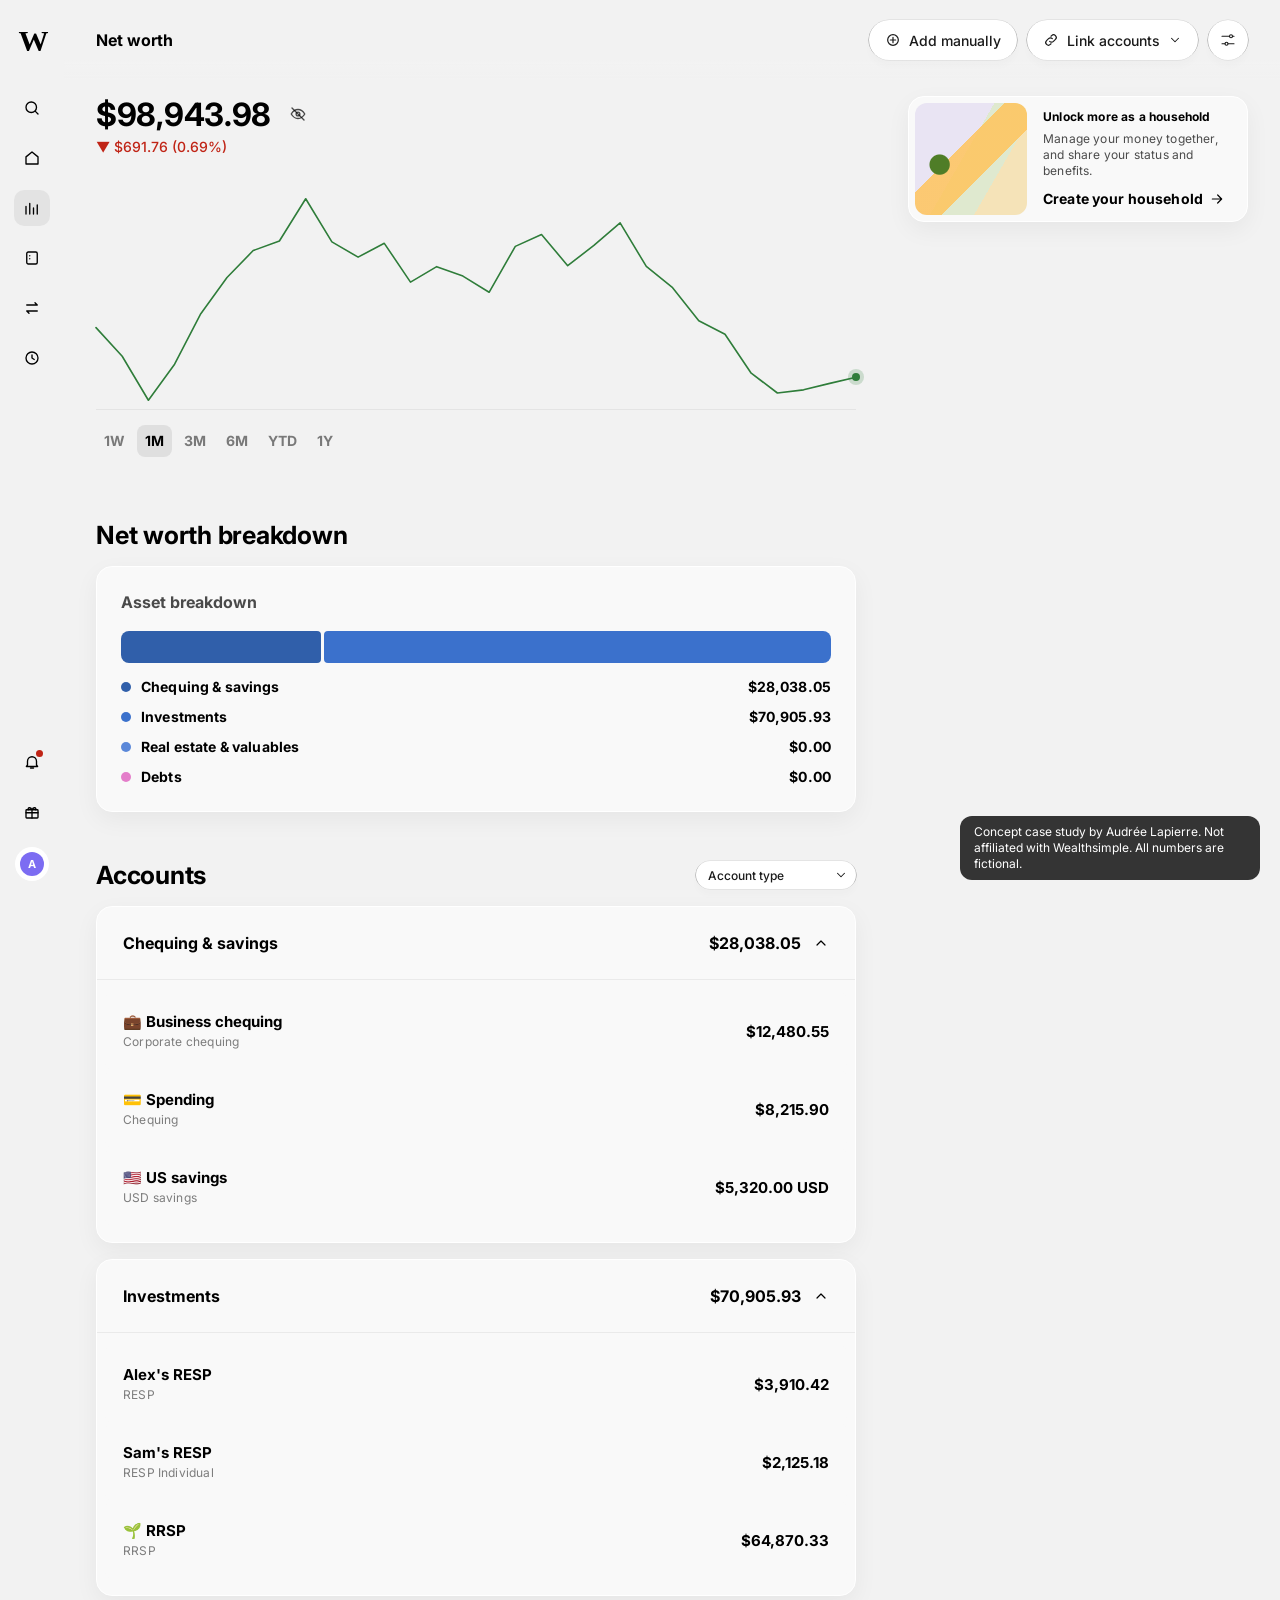
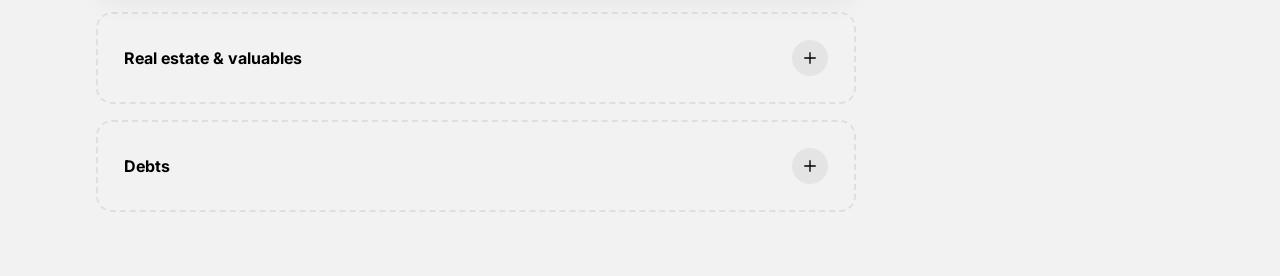
<file: index.html>
<!doctype html>
<html lang="en">
<head>
  <meta charset="utf-8">
  <meta name="viewport" content="width=device-width, initial-scale=1">
  <meta name="robots" content="noindex">
  <title>Net worth</title>
  <link rel="preconnect" href="https://fonts.googleapis.com">
  <link rel="stylesheet" href="https://fonts.googleapis.com/css2?family=Inter:wght@400;500;700&display=swap">
  <link rel="stylesheet" href="styles.css">
</head>
<body>

  <!-- Portfolio disclaimer -->
  <a class="concept-note" href="prototypes.html">Concept case study by Audrée Lapierre. Not affiliated with Wealthsimple. All numbers are fictional.</a>


  <!-- Desktop sidebar -->
  <nav class="sidebar" aria-label="Main">
    <a class="logo" href="#" aria-label="Home">W</a>
    <div class="sidebar-icons">
      <button class="nav-icon" aria-label="Search"><svg viewBox="0 0 24 24"><circle cx="11" cy="11" r="7"/><path d="m20 20-3.5-3.5"/></svg></button>
      <button class="nav-icon" aria-label="Home"><svg viewBox="0 0 24 24"><path d="M4 10.5 12 4l8 6.5V20H4z"/></svg></button>
      <button class="nav-icon is-active" aria-label="Net worth"><svg viewBox="0 0 24 24"><path d="M4 20V10M9 20V6M14 20v-8M19 20V8"/></svg></button>
      <button class="nav-icon" aria-label="Accounts"><svg viewBox="0 0 24 24"><rect x="5" y="4" width="14" height="16" rx="2"/><path d="M9 9h.01M9 13h.01"/></svg></button>
      <button class="nav-icon" aria-label="Transfer"><svg viewBox="0 0 24 24"><path d="M5 8h14l-3-3M19 16H5l3 3"/></svg></button>
      <button class="nav-icon" aria-label="Activity"><svg viewBox="0 0 24 24"><circle cx="12" cy="12" r="8"/><path d="M12 8v4l3 2"/></svg></button>
    </div>
    <div class="sidebar-bottom">
      <button class="nav-icon has-dot" aria-label="Notifications"><svg viewBox="0 0 24 24"><path d="M6 16V11a6 6 0 0 1 12 0v5l1.5 2h-15z"/><path d="M10 20h4"/></svg></button>
      <button class="nav-icon" aria-label="Rewards"><svg viewBox="0 0 24 24"><rect x="4" y="9" width="16" height="11" rx="1"/><path d="M12 9v11M4 13h16M12 9c-2-4-6-3-5 0M12 9c2-4 6-3 5 0"/></svg></button>
      <div class="avatar">A</div>
    </div>
  </nav>

  <!-- Mobile top bar -->
  <header class="mobile-header">
    <button class="back-btn" aria-label="Back"><svg viewBox="0 0 24 24"><path d="M19 12H5m6-6-6 6 6 6"/></svg></button>
    <h1>Net worth</h1>
    <div class="header-actions" id="mobileActions"></div>
  </header>

  <main class="page">
    <div class="page-head">
      <h1 class="page-title">Net worth</h1>
      <div class="page-actions" id="pageActions">
        <button class="pill"><svg viewBox="0 0 24 24"><circle cx="12" cy="12" r="8"/><path d="M12 8v8M8 12h8"/></svg>Add manually</button>
        <button class="pill"><svg viewBox="0 0 24 24"><path d="M10 14a4 4 0 0 0 5.66 0l3-3a4 4 0 0 0-5.66-5.66l-1 1M14 10a4 4 0 0 0-5.66 0l-3 3a4 4 0 0 0 5.66 5.66l1-1"/></svg>Link accounts<svg class="chev" viewBox="0 0 24 24"><path d="m6 9 6 6 6-6"/></svg></button>
      </div>
    </div>

    <div class="layout">
      <div class="content">

        <!-- Total + chart -->
        <section class="summary">
          <div class="view-bar" id="viewBar"></div>
          <div class="total-row">
            <span class="total" id="total"></span>
            <button class="hide-btn" id="hideBtn" aria-label="Hide balances">
              <svg viewBox="0 0 24 24"><path d="M3 12s3.5-6 9-6 9 6 9 6-3.5 6-9 6-9-6-9-6z"/><circle cx="12" cy="12" r="2.5"/><path d="M4 4l16 16"/></svg>
            </button>
          </div>
          <div class="change" id="change"></div>
          <div class="total-note" id="totalNote"></div>
          <div class="chart" id="chart"></div>
          <div class="ranges" id="ranges" role="tablist"></div>
        </section>

        <!-- Breakdown -->
        <section>
          <div class="section-head">
            <h2>Net worth breakdown</h2>
          </div>
          <div class="card breakdown">
            <span class="card-label">Asset breakdown</span>
            <div class="bar" id="bar"></div>
            <ul class="legend" id="legend"></ul>
          </div>
        </section>

        <!-- Mobile-only promo + tiles -->
        <div class="mobile-only">
          <div class="card promo promo-mobile">
            <div class="promo-art" aria-hidden="true"></div>
            <div class="promo-text">
              <p class="promo-title">Build wealth, together</p>
              <p class="promo-body">Create a household to get a full view of your shared finances.</p>
            </div>
            <button class="round-btn" aria-label="Create household"><svg viewBox="0 0 24 24"><path d="M5 12h14m-6-6 6 6-6 6"/></svg></button>
          </div>
          <div class="tiles">
            <div><button class="tile" aria-label="Link new account"><svg viewBox="0 0 24 24"><path d="M10 14a4 4 0 0 0 5.66 0l3-3a4 4 0 0 0-5.66-5.66l-1 1M14 10a4 4 0 0 0-5.66 0l-3 3a4 4 0 0 0 5.66 5.66l1-1"/></svg></button><span>Link new account</span></div>
            <div><button class="tile" aria-label="Add manually"><svg viewBox="0 0 24 24"><path d="M12 5v14M5 12h14"/></svg></button><span>Add manually</span></div>
          </div>
        </div>

        <!-- Accounts -->
        <section>
          <div class="section-head">
            <h2>Accounts</h2>
            <label class="pill pill-small select">
              <select id="sort" aria-label="Sort accounts">
                <option value="type">Account type</option>
                <option value="balance">Balance (high to low)</option>
              </select>
              <svg class="chev" viewBox="0 0 24 24"><path d="m6 9 6 6 6-6"/></svg>
            </label>
          </div>
          <div id="accounts"></div>
        </section>
      </div>

      <!-- Desktop promo -->
      <aside class="aside">
        <div class="card promo">
          <div class="promo-art" aria-hidden="true"></div>
          <div class="promo-text">
            <p class="promo-title">Unlock more as a household</p>
            <p class="promo-body">Manage your money together, and share your status and benefits.</p>
            <a class="promo-link" href="#">Create your household <svg viewBox="0 0 24 24"><path d="M5 12h14m-6-6 6 6-6 6"/></svg></a>
          </div>
        </div>
      </aside>
    </div>
  </main>

  <!-- Mobile bottom tab bar -->
  <nav class="tabbar" aria-label="Tabs">
    <button class="tab is-active" aria-label="Home"><svg viewBox="0 0 24 24" class="filled"><path d="M4 10.5 12 4l8 6.5V20h-5v-5h-6v5H4z"/></svg></button>
    <button class="tab" aria-label="Search"><svg viewBox="0 0 24 24"><circle cx="11" cy="11" r="7"/><path d="m20 20-3.5-3.5"/></svg></button>
    <button class="tab" aria-label="Transfer"><svg viewBox="0 0 24 24"><path d="M5 8h14l-3-3M19 16H5l3 3"/></svg></button>
    <button class="tab" aria-label="Activity"><svg viewBox="0 0 24 24"><circle cx="12" cy="12" r="8"/><path d="M12 8v4l3 2"/></svg></button>
  </nav>

  <!-- Account drawer -->
  <div class="overlay" id="overlay" hidden>
    <div class="backdrop" id="backdrop"></div>
    <aside class="drawer" role="dialog" aria-modal="true" aria-labelledby="drawerName">
      <button class="close-btn" id="closeDrawer" aria-label="Close"><svg viewBox="0 0 24 24"><path d="M6 6l12 12M18 6 6 18"/></svg></button>
      <p class="drawer-type" id="drawerType"></p>
      <h3 class="drawer-name" id="drawerName"></h3>
      <p class="drawer-balance" id="drawerBalance"></p>
      <div class="chart chart-small" id="drawerChart"></div>
      <div class="ranges" id="drawerRanges"></div>
      <dl class="drawer-stats" id="drawerStats"></dl>
      <div id="drawerExtra"></div>
      <div class="drawer-actions">
        <button class="pill">Edit</button>
        <button class="btn-dark">View details</button>
      </div>
    </aside>
  </div>

  <!-- Account picker sheet (prototypes B and E) -->
  <div class="overlay" id="sheetOverlay" hidden>
    <div class="backdrop" data-close></div>
    <div class="sheet" id="sheet" role="dialog" aria-modal="true"></div>
  </div>

  <div class="toast" id="toast" role="status" hidden></div>

  <script src="data.js"></script>
  <script src="app.js"></script>
</body>
</html>
</file>
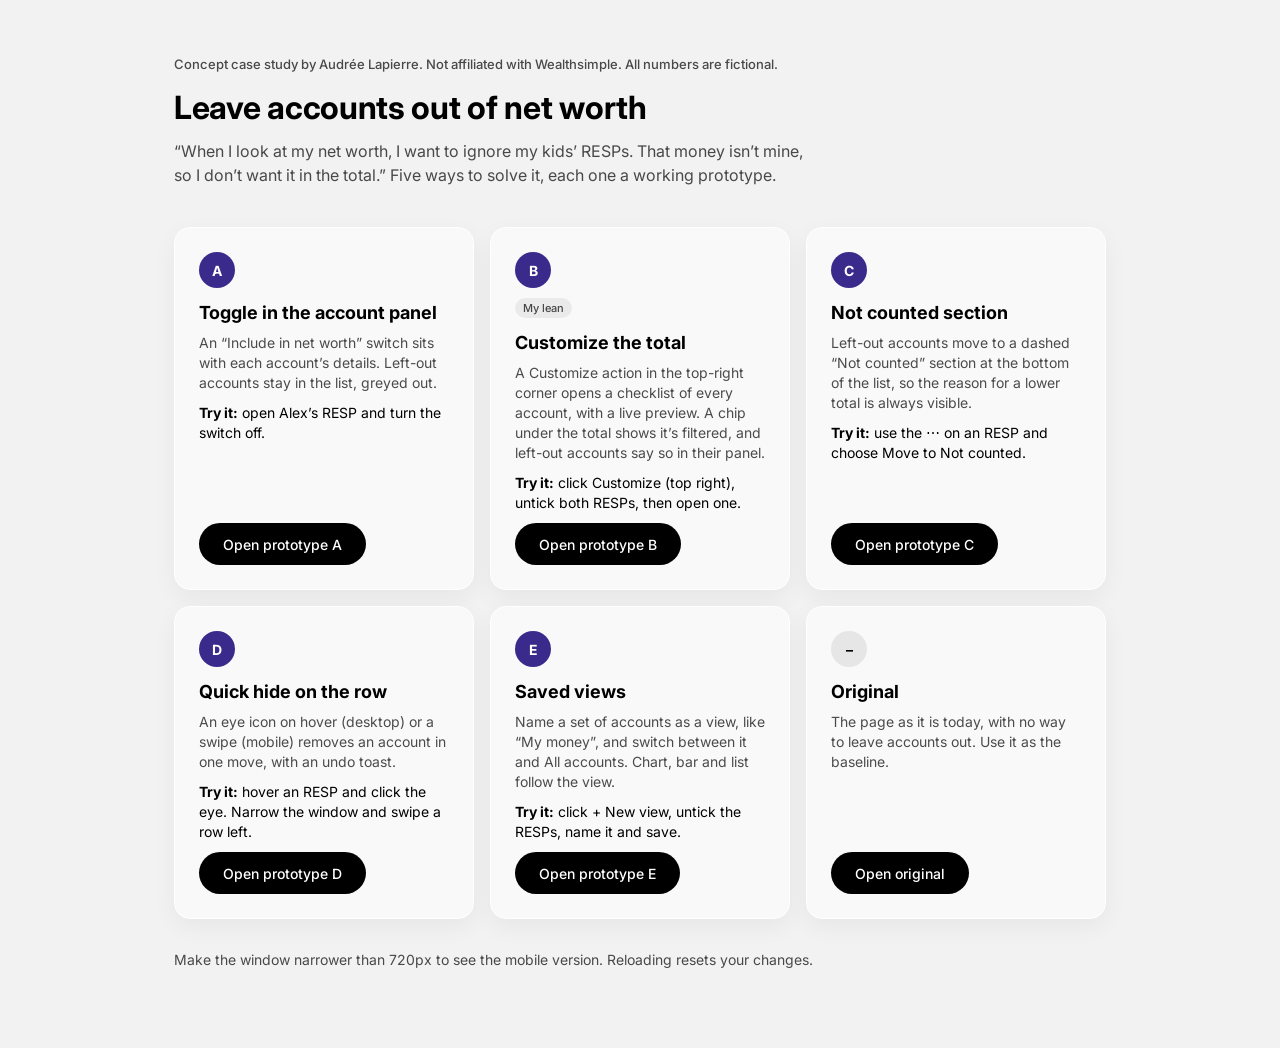
<file: prototypes.html>
<!doctype html>
<html lang="en">
<head>
  <meta charset="utf-8">
  <meta name="viewport" content="width=device-width, initial-scale=1">
  <meta name="robots" content="noindex">
  <title>Exclude accounts prototypes</title>
  <link rel="preconnect" href="https://fonts.googleapis.com">
  <link rel="stylesheet" href="https://fonts.googleapis.com/css2?family=Inter:wght@400;500;700&display=swap">
  <link rel="stylesheet" href="styles.css">
  <style>
    .launcher { max-width: 980px; margin: 0 auto; padding: 56px 24px 80px; }
    .launcher h1 { font-size: 32px; font-weight: 700; letter-spacing: -0.3px; }
    .problem { max-width: 640px; margin-top: 12px; font-size: 16px; line-height: 24px; color: var(--text-muted); }
    .grid { display: grid; grid-template-columns: repeat(auto-fill, minmax(280px, 1fr)); gap: 16px; margin-top: 40px; }
    .proto { display: flex; flex-direction: column; gap: 10px; padding: 24px; }
    .proto .letter {
      width: 36px; height: 36px; display: grid; place-items: center;
      border-radius: 50%; background: #3a2a8c; color: #fff; font-weight: 700;
    }
    .proto.is-original .letter { background: rgba(0, 0, 0, 0.08); color: var(--text); }
    .proto h2 { font-size: 18px; font-weight: 700; margin-top: 4px; }
    .proto p { font-size: 14px; line-height: 20px; color: var(--text-muted); }
    .proto .try { color: var(--text); }
    .proto .try b { font-weight: 700; }
    .proto .btn-dark { margin-top: auto; align-self: flex-start; display: inline-flex; align-items: center; text-decoration: none; }
    .proto .meta { display: flex; gap: 6px; flex-wrap: wrap; }
    .proto .tag { margin: 0; }
    .tip { margin-top: 32px; font-size: 14px; color: var(--text-muted); }
  </style>
</head>
<body>
  <main class="launcher">
    <p class="concept-label">Concept case study by Audrée Lapierre. Not affiliated with Wealthsimple. All numbers are fictional.</p>
    <h1>Leave accounts out of net worth</h1>
    <p class="problem">“When I look at my net worth, I want to ignore my kids’ RESPs. That money isn’t mine, so I don’t want it in the total.” Five ways to solve it, each one a working prototype.</p>

    <div class="grid">
      <article class="card proto">
        <span class="letter">A</span>
        <h2>Toggle in the account panel</h2>
        <p>An “Include in net worth” switch sits with each account’s details. Left-out accounts stay in the list, greyed out.</p>
        <p class="try"><b>Try it:</b> open Alex’s RESP and turn the switch off.</p>
        <a class="btn-dark" href="index.html?v=a">Open prototype A</a>
      </article>

      <article class="card proto">
        <span class="letter">B</span>
        <div class="meta"><span class="tag">My lean</span></div>
        <h2>Customize the total</h2>
        <p>A Customize action in the top-right corner opens a checklist of every account, with a live preview. A chip under the total shows it’s filtered, and left-out accounts say so in their panel.</p>
        <p class="try"><b>Try it:</b> click Customize (top right), untick both RESPs, then open one.</p>
        <a class="btn-dark" href="index.html?v=b">Open prototype B</a>
      </article>

      <article class="card proto">
        <span class="letter">C</span>
        <h2>Not counted section</h2>
        <p>Left-out accounts move to a dashed “Not counted” section at the bottom of the list, so the reason for a lower total is always visible.</p>
        <p class="try"><b>Try it:</b> use the ⋯ on an RESP and choose Move to Not counted.</p>
        <a class="btn-dark" href="index.html?v=c">Open prototype C</a>
      </article>

      <article class="card proto">
        <span class="letter">D</span>
        <h2>Quick hide on the row</h2>
        <p>An eye icon on hover (desktop) or a swipe (mobile) removes an account in one move, with an undo toast.</p>
        <p class="try"><b>Try it:</b> hover an RESP and click the eye. Narrow the window and swipe a row left.</p>
        <a class="btn-dark" href="index.html?v=d">Open prototype D</a>
      </article>

      <article class="card proto">
        <span class="letter">E</span>
        <h2>Saved views</h2>
        <p>Name a set of accounts as a view, like “My money”, and switch between it and All accounts. Chart, bar and list follow the view.</p>
        <p class="try"><b>Try it:</b> click + New view, untick the RESPs, name it and save.</p>
        <a class="btn-dark" href="index.html?v=e">Open prototype E</a>
      </article>

      <article class="card proto is-original">
        <span class="letter">–</span>
        <h2>Original</h2>
        <p>The page as it is today, with no way to leave accounts out. Use it as the baseline.</p>
        <a class="btn-dark" href="index.html?v=original">Open original</a>
      </article>
    </div>

    <p class="tip">Make the window narrower than 720px to see the mobile version. Reloading resets your changes.</p>
  </main>
</body>
</html>
</file>
<file: styles.css>
/* Values below were measured from the live Wealthsimple net worth page.
   Wealthsimple Sans is their own font, so Inter stands in for it. */

:root {
  --font: "Wealthsimple Sans", "Inter", -apple-system, BlinkMacSystemFont, sans-serif;

  --page-bg: #f2f2f2;
  --card-bg: #f9f9f9;
  --card-border: #ffffff;
  --card-shadow: 0 8px 24px rgba(0, 0, 0, 0.05);
  --radius-card: 16px;

  --text: #000000;
  --text-strong: #1a1a1a;
  --text-muted: rgba(0, 0, 0, 0.7);
  --text-subtle: rgba(0, 0, 0, 0.5);
  --divider: rgba(0, 0, 0, 0.06);

  --pill-shadow:
    -1.33px 0 0 -0.83px #a0a0a0,
    1.33px 0 0 -0.83px #a0a0a0,
    0 0 0 0.5px #d7d7d7,
    0 6.5px 6px 0.5px rgba(0, 0, 0, 0.016);

  --chart-line: #2f7d3a;
  --notification: #c02416;

  --sidebar-w: 64px;
  --content-w: 760px;
}

* { box-sizing: border-box; }

body {
  margin: 0;
  font-family: var(--font);
  font-size: 14px;
  color: var(--text);
  background: var(--page-bg);
  -webkit-font-smoothing: antialiased;
}

button { font: inherit; color: inherit; cursor: pointer; }
h1, h2, h3, p { margin: 0; }

svg {
  width: 20px;
  height: 20px;
  fill: none;
  stroke: currentColor;
  stroke-width: 1.8;
  stroke-linecap: round;
  stroke-linejoin: round;
  flex-shrink: 0;
}
svg.filled { fill: currentColor; stroke: none; }

/* ---------- Sidebar (desktop) ---------- */

.sidebar {
  position: fixed;
  inset: 0 auto 0 0;
  width: var(--sidebar-w);
  display: flex;
  flex-direction: column;
  align-items: center;
  padding: 24px 0;
  gap: 32px;
}
.logo {
  font-family: Georgia, "Times New Roman", serif;
  font-weight: 700;
  font-size: 30px;
  color: var(--text);
  text-decoration: none;
  letter-spacing: -3px;
}
.sidebar-icons, .sidebar-bottom {
  display: flex;
  flex-direction: column;
  align-items: center;
  gap: 14px;
}
.sidebar-bottom { margin-top: auto; }
.nav-icon {
  position: relative;
  width: 36px;
  height: 36px;
  display: grid;
  place-items: center;
  border: 0;
  border-radius: 10px;
  background: transparent;
}
.nav-icon svg { width: 18px; height: 18px; }
.nav-icon:hover, .nav-icon.is-active { background: rgba(0, 0, 0, 0.06); }
.nav-icon.has-dot::after {
  content: "";
  position: absolute;
  top: 6px;
  right: 7px;
  width: 7px;
  height: 7px;
  border-radius: 50%;
  background: var(--notification);
}
.avatar {
  width: 24px;
  height: 24px;
  border-radius: 50%;
  display: grid;
  place-items: center;
  font-size: 11px;
  font-weight: 700;
  color: #fff;
  background: #7c6cf2;
  box-shadow: 0 0 0 5px #fff;
  margin-top: 8px;
}

/* ---------- Page layout ---------- */

.page { padding: 24px 32px 64px calc(var(--sidebar-w) + 32px); }
/* Sticky on desktop, like the mobile header, so the actions stay in reach */
.page-head {
  position: sticky;
  top: 0;
  z-index: 10;
  display: flex;
  align-items: center;
  gap: 12px;
  min-height: 48px;
  margin: -24px -32px 16px;
  padding: 20px 32px 20px;
  background: linear-gradient(var(--page-bg) 75%, rgba(242, 242, 242, 0));
}
.page-title { font-size: 16px; font-weight: 700; line-height: 22px; }
.page-actions { display: flex; gap: 10px; margin-left: auto; }
.page-actions .pill { font-size: 14px; }

/* Round icon button, 40 x 40, like the gear on account pages */
.icon-btn {
  width: 40px;
  height: 40px;
  display: grid;
  place-items: center;
  border: 0;
  border-radius: 50%;
  background: #fff;
  box-shadow: var(--pill-shadow);
  color: var(--text-strong);
}
.icon-btn svg { width: 18px; height: 18px; stroke-width: 1.5; }
.icon-btn:hover { background: #fafafa; }

.layout { display: flex; gap: 32px; align-items: flex-start; }
.content { flex: 0 1 var(--content-w); min-width: 0; display: flex; flex-direction: column; gap: 48px; }
.aside { flex: 0 0 340px; margin-left: auto; position: sticky; top: 96px; }

/* ---------- Summary + chart ---------- */

.total-row { display: flex; align-items: center; gap: 14px; }
.total { font-size: 32px; font-weight: 700; line-height: 38px; letter-spacing: -0.3px; }
.hide-btn { border: 0; background: none; padding: 4px; color: var(--text-muted); }
.hide-btn svg { width: 18px; height: 18px; }
.change { margin-top: 4px; font-size: 14px; font-weight: 500; min-height: 20px; }
.change.up { color: var(--chart-line); }
.change.down { color: var(--notification); }

.chart { position: relative; height: 220px; margin-top: 32px; border-bottom: 1px solid var(--divider); }
.chart svg { width: 100%; height: 100%; display: block; overflow: visible; }
.chart .line { stroke: var(--chart-line); stroke-width: 1.6; fill: none; }
.chart .hover-line { stroke: rgba(0, 0, 0, 0.2); stroke-width: 1; }
.chart-tip {
  position: absolute;
  top: -28px;
  transform: translateX(-50%);
  font-size: 12px;
  font-weight: 500;
  white-space: nowrap;
  pointer-events: none;
  color: var(--text-muted);
}
.chart-small { height: 220px; margin-top: 24px; }

.ranges { display: flex; gap: 4px; padding: 15px 0; }
.range {
  border: 0;
  background: none;
  padding: 6px 8px;
  border-radius: 8px;
  font-size: 14px;
  font-weight: 700;
  line-height: 20px;
  color: var(--text-subtle);
}
.range:hover { color: var(--text); }
.range.is-active { color: var(--text); background: rgba(0, 0, 0, 0.08); }

/* ---------- Section headers + pills ---------- */

.section-head {
  display: flex;
  align-items: center;
  justify-content: space-between;
  gap: 12px;
  margin-bottom: 16px;
}
.section-head h2 { font-size: 25px; font-weight: 700; line-height: 30px; letter-spacing: -0.25px; }

.pill {
  display: inline-flex;
  align-items: center;
  gap: 8px;
  height: 40px;
  padding: 0 16px;
  border: 0;
  border-radius: 1000px;
  background: #fff;
  box-shadow: var(--pill-shadow);
  font-size: 14px;
  font-weight: 500;
  color: var(--text-strong);
}
.pill svg { width: 16px; height: 16px; }
.pill .chev { width: 14px; height: 14px; }
.pill:hover { background: #fafafa; }
.pill-small { height: 28px; padding: 0 8px 0 12px; font-size: 12px; gap: 4px; }

.select { position: relative; }
.select select {
  appearance: none;
  border: 0;
  background: transparent;
  font: inherit;
  color: inherit;
  padding-right: 4px;
  cursor: pointer;
  outline: none;
}

/* ---------- Cards ---------- */

.card {
  background: var(--card-bg);
  border: 1px solid var(--card-border);
  border-radius: var(--radius-card);
  box-shadow: var(--card-shadow);
}

.breakdown { padding: 24px; }
.card-label { font-size: 16px; font-weight: 700; line-height: 22px; color: var(--text-muted); }

.bar { display: flex; gap: 3px; height: 32px; margin: 18px 0 14px; }
.bar-seg { height: 100%; border-radius: 4px; transition: flex-grow 0.3s; min-width: 4px; }
.bar-seg:first-child { border-top-left-radius: 8px; border-bottom-left-radius: 8px; }
.bar-seg:last-child { border-top-right-radius: 8px; border-bottom-right-radius: 8px; }

.legend { list-style: none; margin: 0; padding: 0; display: flex; flex-direction: column; gap: 10px; }
.legend li { display: flex; align-items: center; gap: 10px; font-weight: 700; line-height: 20px; letter-spacing: 0.14px; }
.legend .amount { margin-left: auto; }
.dot { width: 10px; height: 10px; border-radius: 50%; flex-shrink: 0; }

/* Account groups */
#accounts { display: flex; flex-direction: column; gap: 16px; }

.group { padding: 0; overflow: hidden; }
.group-head {
  width: 100%;
  display: flex;
  align-items: center;
  gap: 12px;
  padding: 26px 26px 26px 26px;
  border: 0;
  background: none;
  text-align: left;
  font-weight: 700;
  font-size: 16px;
}
.group-head .amount { margin-left: auto; }
.group-head .chev { width: 16px; height: 16px; transition: transform 0.2s; }
.group.is-collapsed .chev { transform: rotate(180deg); }
.group-body { border-top: 1px solid var(--divider); padding: 12px 0 16px; }
.group.is-collapsed .group-body { display: none; }

/* Each account is a row: a foreground (the clickable account plus any
   action button) that can slide to reveal a swipe action behind it. */
.account-row { position: relative; margin: 0 8px; border-radius: 8px; overflow: hidden; }
.row-fg {
  position: relative;
  z-index: 1;
  display: flex;
  align-items: center;
  border-radius: 8px;
  background: var(--card-bg);
  transition: transform 0.2s ease-out;
  touch-action: pan-y;
}
.row-fg:hover { background: #f2f2f2; }
.account {
  flex: 1;
  min-width: 0;
  display: flex;
  align-items: center;
  height: 78px;
  padding: 0 18px;
  border: 0;
  background: none;
  text-align: left;
}
.account-name { font-weight: 700; font-size: 15px; line-height: 20px; }
.account-type { font-size: 12px; line-height: 16px; letter-spacing: 0.18px; color: var(--text-subtle); margin-top: 2px; }
.account .amount { margin-left: auto; font-weight: 700; font-size: 15px; }

/* Flat list, used when sorting by balance */
.account-row.card { margin: 0; }
.account-row.card .row-fg { border-radius: var(--radius-card); }
.account-card { height: 104px; padding: 0 31px; }

/* Empty group: dashed, with a + button */
.group-empty {
  display: flex;
  align-items: center;
  justify-content: space-between;
  padding: 26px;
  border: 2px dashed rgba(0, 0, 0, 0.08);
  border-radius: var(--radius-card);
  font-weight: 700;
  font-size: 16px;
}
.round-btn {
  width: 36px;
  height: 36px;
  display: grid;
  place-items: center;
  border: 0;
  border-radius: 50%;
  background: rgba(0, 0, 0, 0.06);
}
.round-btn svg { width: 18px; height: 18px; }
.round-btn:hover { background: rgba(0, 0, 0, 0.1); }

/* Promo */
.promo { display: flex; gap: 16px; padding: 6px; align-items: center; }
.promo-art {
  width: 112px;
  height: 112px;
  flex-shrink: 0;
  border-radius: 12px;
  background:
    radial-gradient(circle at 22% 55%, #4f7d27 0 9%, transparent 10%),
    linear-gradient(135deg, transparent 40%, rgba(255, 196, 92, 0.85) 40% 62%, transparent 62%),
    linear-gradient(120deg, #e9e4f3 0 45%, #dfe9cf 45% 70%, #f5e3b8 70%),
    #eee;
}
.promo-title { font-size: 12px; font-weight: 700; line-height: 16px; letter-spacing: 0.18px; }
.promo-body { font-size: 12px; line-height: 16px; letter-spacing: 0.18px; color: var(--text-muted); margin-top: 6px; max-width: 210px; }
.promo-link {
  display: inline-flex;
  align-items: center;
  gap: 6px;
  margin-top: 10px;
  font-weight: 700;
  line-height: 20px;
  letter-spacing: 0.14px;
  color: var(--text);
  text-decoration: none;
}
.promo-link svg { width: 16px; height: 16px; }

/* ---------- Drawer ---------- */

.overlay {
  position: fixed;
  inset: 0;
  z-index: 20;
}
.backdrop {
  position: absolute;
  inset: 0;
  background: rgba(120, 120, 120, 0.45);
  backdrop-filter: blur(6px);
  -webkit-backdrop-filter: blur(6px);
}
.overlay[hidden] { display: none; }
.drawer {
  position: absolute;
  top: 0;
  right: 0;
  width: 432px;
  max-width: 100%;
  background: #fff;
  border-bottom-left-radius: 24px;
  padding: 72px 28px 0;
  box-shadow: 0 16px 40px rgba(0, 0, 0, 0.12);
  animation: slide-in 0.25s ease-out;
}
@keyframes slide-in { from { transform: translateX(40px); opacity: 0; } }
.close-btn { position: absolute; top: 18px; right: 18px; border: 0; background: none; padding: 6px; }
.drawer-type { font-size: 14px; font-weight: 500; color: var(--text-muted); }
.drawer-name { font-size: 19px; font-weight: 700; margin-top: 2px; }
.drawer-balance { font-size: 34px; font-weight: 700; margin-top: 28px; letter-spacing: -0.4px; }
.drawer-stats { margin: 48px 0 0; }
.drawer-stats div { display: flex; justify-content: space-between; padding: 12px 0; font-size: 14px; }
.drawer-stats div + div { border-top: 1px solid var(--divider); }
.drawer-stats dt { color: var(--text-muted); }
.drawer-stats dd { margin: 0; }
.drawer-actions {
  display: flex;
  justify-content: space-between;
  margin: 16px -28px 0;
  padding: 18px 28px 20px;
  border-top: 1px solid var(--divider);
}
.drawer-actions .pill { width: 130px; justify-content: center; }
.btn-dark {
  height: 42px;
  padding: 0 24px;
  border: 0;
  border-radius: 1000px;
  background: #000;
  color: #fff;
  font-weight: 500;
}

/* Hidden balances */
body.is-hidden .money { filter: blur(7px); user-select: none; }

/* ---------- Mobile ---------- */

.mobile-header, .tabbar, .mobile-only { display: none; }

@media (max-width: 720px) {
  .sidebar, .aside, .page-head { display: none; }

  .mobile-header {
    display: flex;
    align-items: center;
    justify-content: center;
    position: sticky;
    top: 0;
    z-index: 10;
    height: 72px;
    background: linear-gradient(var(--page-bg) 70%, rgba(242, 242, 242, 0));
  }
  .mobile-header h1 { font-size: 17px; font-weight: 700; }
  .back-btn {
    position: absolute;
    left: 16px;
    width: 48px;
    height: 48px;
    display: grid;
    place-items: center;
    border-radius: 50%;
    border: 1px solid rgba(0, 0, 0, 0.08);
    background: #fff;
  }

  .page { padding: 8px 16px 120px; }
  .content { gap: 32px; }
  .total { font-size: 28px; }
  .chart { height: 180px; }

  .breakdown .card-label { font-size: 15px; }
  .bar { height: 48px; margin: 22px 0 20px; }
  .bar-seg:first-child { border-top-left-radius: 10px; border-bottom-left-radius: 10px; }
  .bar-seg:last-child { border-top-right-radius: 10px; border-bottom-right-radius: 10px; }
  .legend { gap: 16px; }
  .legend li { font-weight: 400; font-size: 15px; color: var(--text-muted); }
  .legend .amount { color: var(--text); font-weight: 500; }

  .mobile-only { display: flex; flex-direction: column; gap: 20px; }
  .promo-mobile { position: relative; padding: 6px; align-items: stretch; }
  .promo-mobile .promo-art { width: 118px; height: auto; min-height: 136px; }
  .promo-mobile .promo-text { padding: 20px 40px 20px 0; }
  .promo-mobile .promo-title { font-size: 15px; }
  .promo-mobile .promo-body { font-size: 15px; line-height: 21px; max-width: none; }
  .promo-mobile .round-btn { position: absolute; right: 10px; bottom: 10px; }

  .tiles { display: grid; grid-template-columns: 1fr 1fr; gap: 12px; text-align: center; }
  .tiles span { display: block; font-weight: 700; font-size: 12px; margin-top: 12px; }
  .tile {
    width: 100%;
    height: 64px;
    display: grid;
    place-items: center;
    border: 1px solid #fff;
    border-radius: 16px;
    background: var(--card-bg);
    box-shadow: var(--card-shadow);
  }

  .section-head h2 { font-size: 24px; }
  .select { box-shadow: none; background: none; font-size: 15px; color: var(--text-muted); }

  .group-head { padding: 22px 20px; font-size: 16px; color: var(--text-muted); font-weight: 500; }
  .group-head .amount { color: var(--text); font-weight: 500; }
  .group-head .chev {
    width: 32px;
    height: 32px;
    padding: 8px;
    border-radius: 50%;
    background: rgba(0, 0, 0, 0.05);
  }
  .group-body { border-top: 0; padding-top: 0; }
  .account { height: 70px; padding: 0 12px; }
  .account-name { font-weight: 400; font-size: 16px; }
  .account-type { font-size: 14px; }
  .account .amount { font-weight: 400; font-size: 16px; }

  .tabbar {
    display: flex;
    position: fixed;
    left: 50%;
    bottom: 20px;
    z-index: 15;
    transform: translateX(-50%);
    gap: 4px;
    padding: 4px;
    border-radius: 1000px;
    background: rgba(255, 255, 255, 0.85);
    backdrop-filter: blur(14px);
    -webkit-backdrop-filter: blur(14px);
    box-shadow: 0 0 0 1px rgba(0, 0, 0, 0.06), 0 8px 24px rgba(0, 0, 0, 0.1);
  }
  .tab {
    width: 72px;
    height: 56px;
    display: grid;
    place-items: center;
    border: 0;
    border-radius: 1000px;
    background: none;
    color: rgba(0, 0, 0, 0.4);
  }
  .tab svg { width: 24px; height: 24px; }
  .tab.is-active { background: rgba(0, 0, 0, 0.07); color: var(--text); }

  .drawer { width: 100%; border-radius: 0 0 24px 24px; }
}

/* =========================================================
   Exclude-accounts prototypes (variants A to E)
   ========================================================= */

/* Accounts left out of the total */
.is-excluded .account-name,
.is-excluded .account .amount { color: var(--text-subtle); }
.tag {
  display: inline-block;
  margin-left: 8px;
  padding: 2px 8px;
  border-radius: 1000px;
  background: rgba(0, 0, 0, 0.06);
  color: var(--text-muted);
  font-size: 11px;
  font-weight: 500;
  line-height: 16px;
  vertical-align: 1px;
}

/* Icon button inside a row (D: eye, C: more) */
.row-action {
  width: 36px;
  height: 36px;
  margin-right: 12px;
  display: grid;
  place-items: center;
  border: 0;
  border-radius: 50%;
  background: none;
  color: var(--text-muted);
  opacity: 0;
}
.row-action svg { width: 18px; height: 18px; }
.row-action:hover { background: rgba(0, 0, 0, 0.07); color: var(--text); }
.row-fg:hover .row-action,
.row-action:focus-visible,
.is-excluded .row-action,
.row-action.always { opacity: 1; }

/* D: swipe action revealed behind the row on mobile */
.swipe-action {
  position: absolute;
  inset: 0 0 0 auto;
  width: 110px;
  border: 0;
  background: #1a1a1a;
  color: #fff;
  font-weight: 500;
  font-size: 14px;
  visibility: hidden;
}
.account-row.show-swipe .swipe-action { visibility: visible; }

/* B and E: total note under the change line */
.total-note { margin-top: 10px; }
.total-note:empty { display: none; }
/* Same look as the row tag: grey and compact, but clickable */
.chip-btn {
  display: inline-flex;
  align-items: center;
  gap: 4px;
  height: 22px;
  padding: 0 8px;
  border: 0;
  border-radius: 1000px;
  background: rgba(0, 0, 0, 0.06);
  color: var(--text-muted);
  font-size: 11px;
  font-weight: 500;
}
.chip-btn svg { width: 12px; height: 12px; stroke-width: 1.5; }
.chip-btn:hover { background: rgba(0, 0, 0, 0.1); color: var(--text); }
.note-text { font-size: 13px; color: var(--text-muted); }

/* E: saved views */
.view-bar { display: flex; flex-wrap: wrap; align-items: center; gap: 8px; margin-bottom: 18px; }
.view-bar:empty { display: none; }
.view-pill {
  height: 32px;
  padding: 0 14px;
  border: 0;
  border-radius: 1000px;
  background: #fff;
  box-shadow: var(--pill-shadow);
  font-size: 13px;
  font-weight: 500;
}
.view-pill.is-active { background: #000; color: #fff; box-shadow: none; }
.view-pill.is-new { background: none; box-shadow: none; border: 1.5px dashed rgba(0, 0, 0, 0.18); color: var(--text-muted); }
.view-edit { border: 0; background: none; font-size: 13px; font-weight: 500; color: var(--text-muted); text-decoration: underline; }

/* C: Not counted section and row menu */
.not-counted {
  padding: 22px 8px 12px;
  border: 2px dashed rgba(0, 0, 0, 0.1);
  border-radius: var(--radius-card);
}
.not-counted .row-fg { background: none; }
.not-counted .row-fg:hover { background: rgba(0, 0, 0, 0.035); }
.nc-head { display: flex; align-items: flex-start; gap: 12px; padding: 0 18px 12px; }
.nc-title { font-weight: 700; font-size: 16px; }
.nc-sub { font-size: 12px; color: var(--text-subtle); margin-top: 4px; }
.nc-head .amount { margin-left: auto; font-weight: 700; font-size: 16px; color: var(--text-subtle); }
.group-note { padding: 18px 26px 22px; font-size: 13px; color: var(--text-subtle); }

.menu {
  position: absolute;
  z-index: 30;
  width: 210px;
  padding: 6px;
  border-radius: 12px;
  background: #fff;
  box-shadow: 0 0 0 1px rgba(0, 0, 0, 0.06), 0 12px 32px rgba(0, 0, 0, 0.14);
}
.menu button {
  width: 100%;
  padding: 10px 12px;
  border: 0;
  border-radius: 8px;
  background: none;
  text-align: left;
  font-size: 14px;
}
.menu button:hover { background: rgba(0, 0, 0, 0.05); }

/* A: include switch in the account panel */
.include-row {
  display: flex;
  align-items: center;
  gap: 16px;
  margin-top: 8px;
  padding: 14px 0;
  border-top: 1px solid var(--divider);
}
.include-title { font-weight: 700; font-size: 14px; }
.include-sub { font-size: 12px; line-height: 16px; color: var(--text-muted); margin-top: 3px; }
.switch {
  position: relative;
  flex-shrink: 0;
  width: 44px;
  height: 26px;
  margin-left: auto;
  border: 0;
  border-radius: 1000px;
  background: rgba(0, 0, 0, 0.18);
  transition: background 0.2s;
}
.switch::after {
  content: "";
  position: absolute;
  top: 3px;
  left: 3px;
  width: 20px;
  height: 20px;
  border-radius: 50%;
  background: #fff;
  box-shadow: 0 1px 3px rgba(0, 0, 0, 0.25);
  transition: transform 0.2s;
}
.switch[aria-checked="true"] { background: #000; }
.switch[aria-checked="true"]::after { transform: translateX(18px); }

/* B and E: account picker sheet */
.sheet {
  position: absolute;
  top: 50%;
  left: 50%;
  transform: translate(-50%, -50%);
  width: 480px;
  max-width: calc(100% - 32px);
  max-height: calc(100% - 64px);
  display: flex;
  flex-direction: column;
  border-radius: 20px;
  background: #fff;
  box-shadow: 0 16px 40px rgba(0, 0, 0, 0.16);
}
.sheet-head { display: flex; align-items: center; padding: 22px 24px 4px; }
.sheet-head h3 { font-size: 19px; font-weight: 700; }
.sheet-head .close-btn { position: static; margin-left: auto; }
.sheet-body { padding: 0 24px; overflow-y: auto; }
.sheet-preview {
  margin: 12px 0 8px;
  padding: 14px 16px;
  border-radius: 12px;
  background: var(--page-bg);
  font-size: 13px;
  color: var(--text-muted);
}
.sheet-preview strong { display: block; margin-bottom: 2px; font-size: 22px; color: var(--text); }
.sheet-group { margin-top: 16px; font-size: 12px; font-weight: 700; color: var(--text-subtle); letter-spacing: 0.3px; }
.check-row { display: flex; align-items: center; gap: 12px; padding: 12px 0; border-bottom: 1px solid var(--divider); cursor: pointer; }
.check-row input { width: 18px; height: 18px; accent-color: #000; margin: 0; }
.check-row .amount { margin-left: auto; font-weight: 500; }
.check-row.is-off .account-name, .check-row.is-off .amount { color: var(--text-subtle); }
.name-field { display: block; margin-top: 14px; font-size: 13px; font-weight: 500; }
.name-field input {
  display: block;
  width: 100%;
  height: 42px;
  margin-top: 6px;
  padding: 0 12px;
  border: 1px solid rgba(0, 0, 0, 0.15);
  border-radius: 10px;
  font: inherit;
  font-size: 15px;
}
.field-error { margin-top: 6px; font-size: 12px; color: var(--notification); }
.sheet-foot { display: flex; justify-content: space-between; gap: 12px; padding: 16px 24px 20px; border-top: 1px solid var(--divider); }

/* Undo toast */
.toast {
  position: fixed;
  z-index: 40;
  left: 50%;
  bottom: 32px;
  transform: translateX(-50%);
  display: flex;
  align-items: center;
  gap: 16px;
  padding: 12px 14px 12px 18px;
  border-radius: 14px;
  background: #1a1a1a;
  color: #fff;
  font-size: 14px;
  white-space: nowrap;
  box-shadow: 0 8px 24px rgba(0, 0, 0, 0.2);
}
.toast[hidden] { display: none; }
.toast button { border: 0; background: none; color: #9cc1ff; font-weight: 700; }

@media (max-width: 720px) {
  .row-action.d-eye { display: none; }
  .is-excluded .row-action.d-eye { display: grid; }
  .row-fg { user-select: none; -webkit-user-select: none; }
  .not-counted { padding: 18px 0 8px; }

  .sheet {
    top: auto;
    bottom: 0;
    left: 0;
    transform: none;
    width: 100%;
    max-width: none;
    max-height: 88%;
    border-radius: 24px 24px 0 0;
  }

  .toast { bottom: 100px; }

}

/* B: the header action on mobile, a circle button like the pencil and gear */
.header-actions { display: none; }
@media (max-width: 720px) {
  .header-actions { display: flex; position: absolute; right: 16px; }
  .header-actions .back-btn { position: static; }
}

/* B: status line in the account panel */
.status-line {
  display: flex;
  align-items: center;
  gap: 8px;
  margin-top: 8px;
  padding: 14px 0;
  border-top: 1px solid var(--divider);
  font-size: 13px;
  color: var(--text-muted);
}
.status-line svg { width: 16px; height: 16px; }
.link-btn { margin-left: auto; border: 0; background: none; padding: 0; font-weight: 700; color: var(--text); text-decoration: underline; }

/* Portfolio disclaimer: a quiet pill, bottom right on desktop, top of the page on mobile */
.concept-note {
  position: fixed;
  z-index: 15;
  right: 20px;
  bottom: 20px;
  max-width: 300px;
  padding: 8px 14px;
  border-radius: 12px;
  background: rgba(26, 26, 26, 0.88);
  color: #fff;
  font-size: 12px;
  line-height: 16px;
  text-decoration: none;
}
.concept-label { margin-bottom: 16px; font-size: 13px; font-weight: 500; color: var(--text-muted); }
@media (max-width: 720px) {
  .concept-note { position: static; display: block; max-width: none; margin: 8px 16px 0; text-align: center; }
}
</file>
